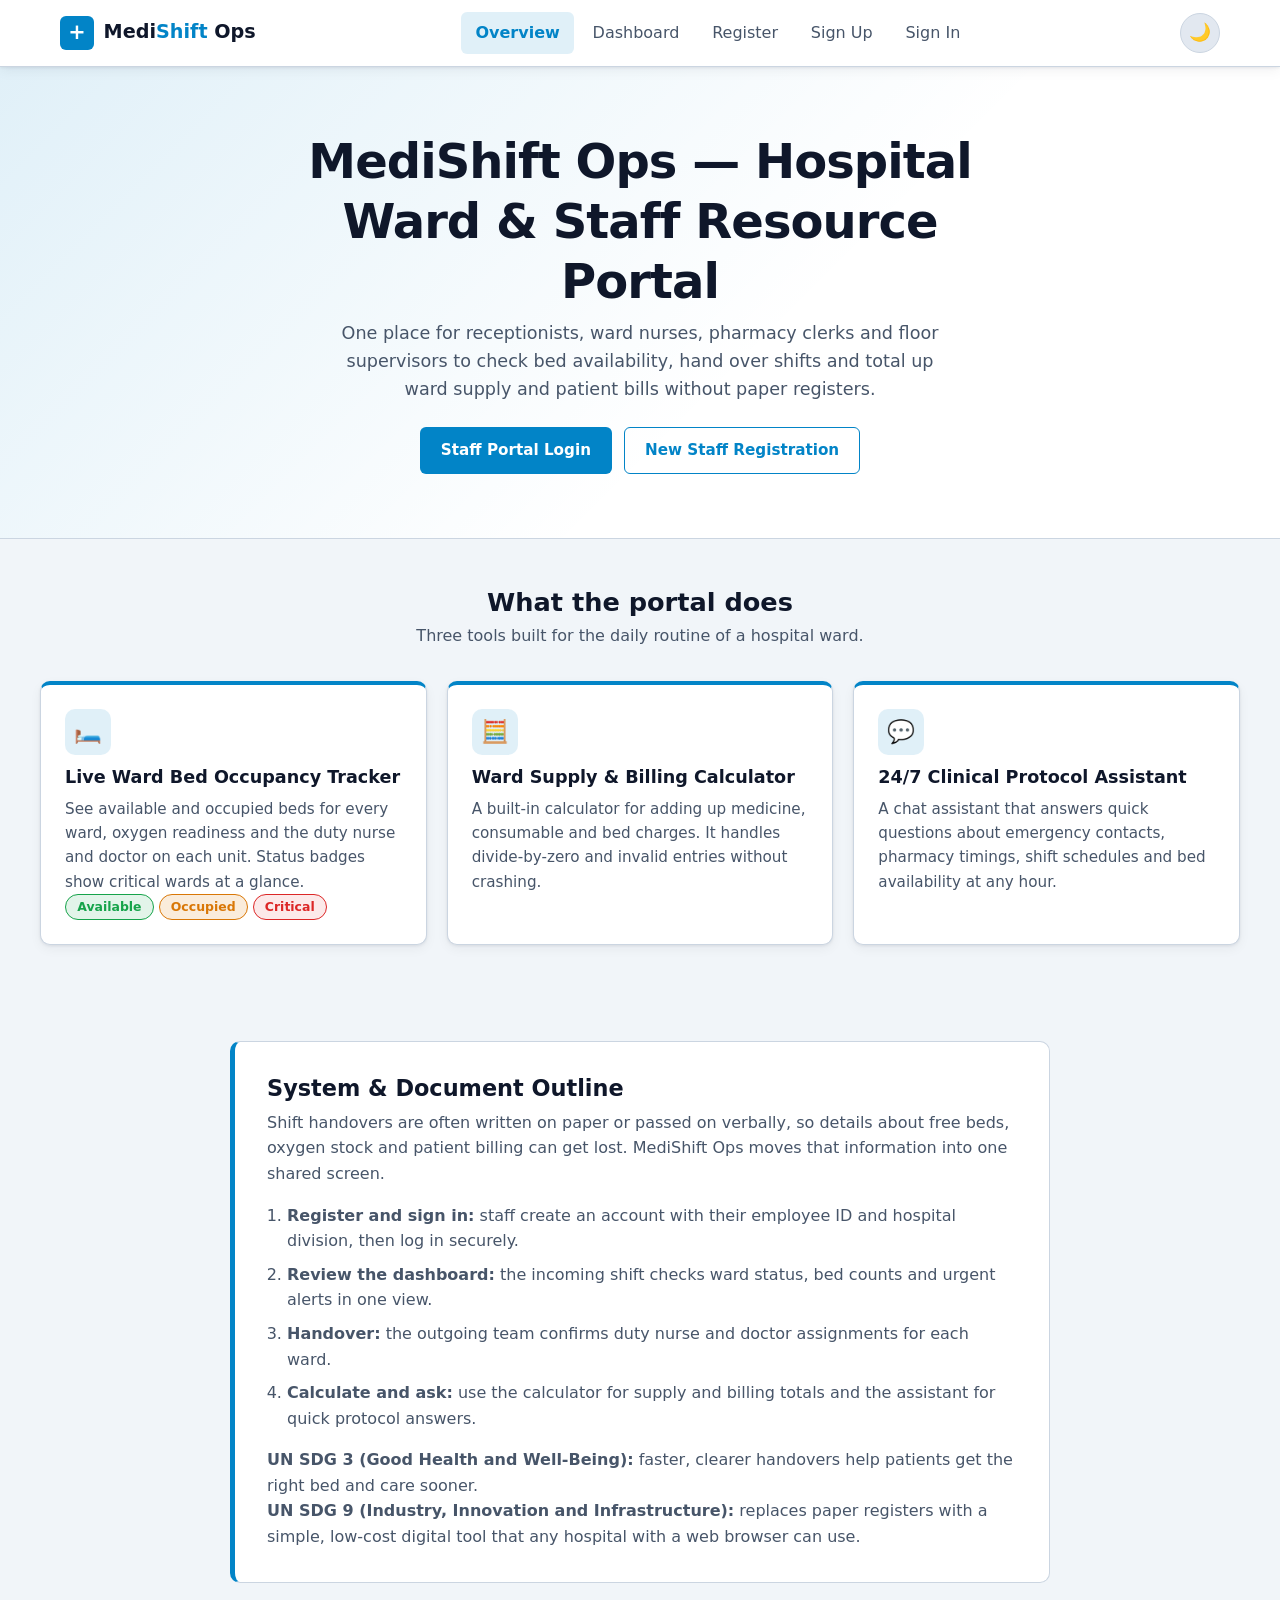
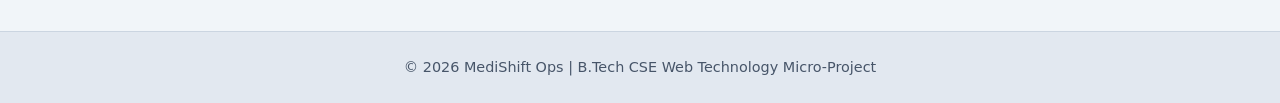
<file: index.html>
<!DOCTYPE html>
<html lang="en">
<head>
  <meta charset="UTF-8">
  <meta name="viewport" content="width=device-width, initial-scale=1.0">
  <meta name="description" content="MediShift Ops - a hospital ward and staff resource portal for bed occupancy, shift handovers and billing calculations.">
  <title>MediShift Ops | Hospital Ward &amp; Staff Resource Portal</title>

  <!-- Stylesheets: theme + components first, then layout -->
  <link rel="stylesheet" href="css/styles.css">
  <link rel="stylesheet" href="css/layout.css">

  <!-- Light / Dark theme handling -->
  <script src="js/theme.js" defer></script>
</head>
<body>

  <!-- ===== Sticky navigation header ===== -->
  <header class="navbar">
    <div class="nav-container">
      <a href="index.html" class="brand">
        <span class="brand-logo">+</span>
        <span class="brand-name">Medi<span>Shift</span> Ops</span>
      </a>

      <ul class="nav-links">
        <li><a href="index.html" class="active">Overview</a></li>
        <li><a href="home.html">Dashboard</a></li>
        <li><a href="register.html">Register</a></li>
        <li><a href="signup.html">Sign Up</a></li>
        <li><a href="signin.html">Sign In</a></li>
      </ul>

      <div class="nav-actions">
        <button type="button" id="themeToggle" class="theme-toggle-btn" aria-label="Switch between light and dark mode">🌙</button>
        <button type="button" id="hamburgerBtn" class="hamburger-btn" aria-label="Open navigation menu" aria-expanded="false">
          <span></span>
          <span></span>
          <span></span>
        </button>
      </div>
    </div>
  </header>

  <main>

    <!-- ===== FR-01: Hero banner ===== -->
    <section class="hero">
      <div class="hero-content">
        <h1>MediShift Ops — Hospital Ward &amp; Staff Resource Portal</h1>
        <p>
          One place for receptionists, ward nurses, pharmacy clerks and floor
          supervisors to check bed availability, hand over shifts and total up
          ward supply and patient bills without paper registers.
        </p>
        <div class="hero-actions">
          <a href="signin.html" class="btn">Staff Portal Login</a>
          <a href="register.html" class="btn btn-outline">New Staff Registration</a>
        </div>
      </div>
    </section>

    <!-- ===== Feature overview ===== -->
    <section class="section">
      <h2 class="section-title">What the portal does</h2>
      <p class="section-subtitle">Three tools built for the daily routine of a hospital ward.</p>

      <div class="feature-grid">
        <article class="feature-card">
          <div class="feature-icon">🛏️</div>
          <h3>Live Ward Bed Occupancy Tracker</h3>
          <p>
            See available and occupied beds for every ward, oxygen readiness and
            the duty nurse and doctor on each unit. Status badges show critical
            wards at a glance.
          </p>
          <p><span class="badge badge-available">Available</span>
             <span class="badge badge-occupied">Occupied</span>
             <span class="badge badge-critical">Critical</span></p>
        </article>

        <article class="feature-card">
          <div class="feature-icon">🧮</div>
          <h3>Ward Supply &amp; Billing Calculator</h3>
          <p>
            A built-in calculator for adding up medicine, consumable and bed
            charges. It handles divide-by-zero and invalid entries without
            crashing.
          </p>
        </article>

        <article class="feature-card">
          <div class="feature-icon">💬</div>
          <h3>24/7 Clinical Protocol Assistant</h3>
          <p>
            A chat assistant that answers quick questions about emergency
            contacts, pharmacy timings, shift schedules and bed availability at
            any hour.
          </p>
        </article>
      </div>
    </section>

    <!-- ===== System & document outline ===== -->
    <section class="section">
      <div class="system-outline">
        <h2>System &amp; Document Outline</h2>
        <p>
          Shift handovers are often written on paper or passed on verbally, so
          details about free beds, oxygen stock and patient billing can get
          lost. MediShift Ops moves that information into one shared screen.
        </p>
        <ol>
          <li><strong>Register and sign in:</strong> staff create an account with their employee ID and hospital division, then log in securely.</li>
          <li><strong>Review the dashboard:</strong> the incoming shift checks ward status, bed counts and urgent alerts in one view.</li>
          <li><strong>Handover:</strong> the outgoing team confirms duty nurse and doctor assignments for each ward.</li>
          <li><strong>Calculate and ask:</strong> use the calculator for supply and billing totals and the assistant for quick protocol answers.</li>
        </ol>
        <p style="margin-top: 1rem; margin-bottom: 0;">
          <strong>UN SDG 3 (Good Health and Well-Being):</strong> faster, clearer
          handovers help patients get the right bed and care sooner.<br>
          <strong>UN SDG 9 (Industry, Innovation and Infrastructure):</strong>
          replaces paper registers with a simple, low-cost digital tool that any
          hospital with a web browser can use.
        </p>
      </div>
    </section>

  </main>

  <footer class="site-footer">
    &copy; 2026 MediShift Ops | B.Tech CSE Web Technology Micro-Project
  </footer>

</body>
</html>
</file>
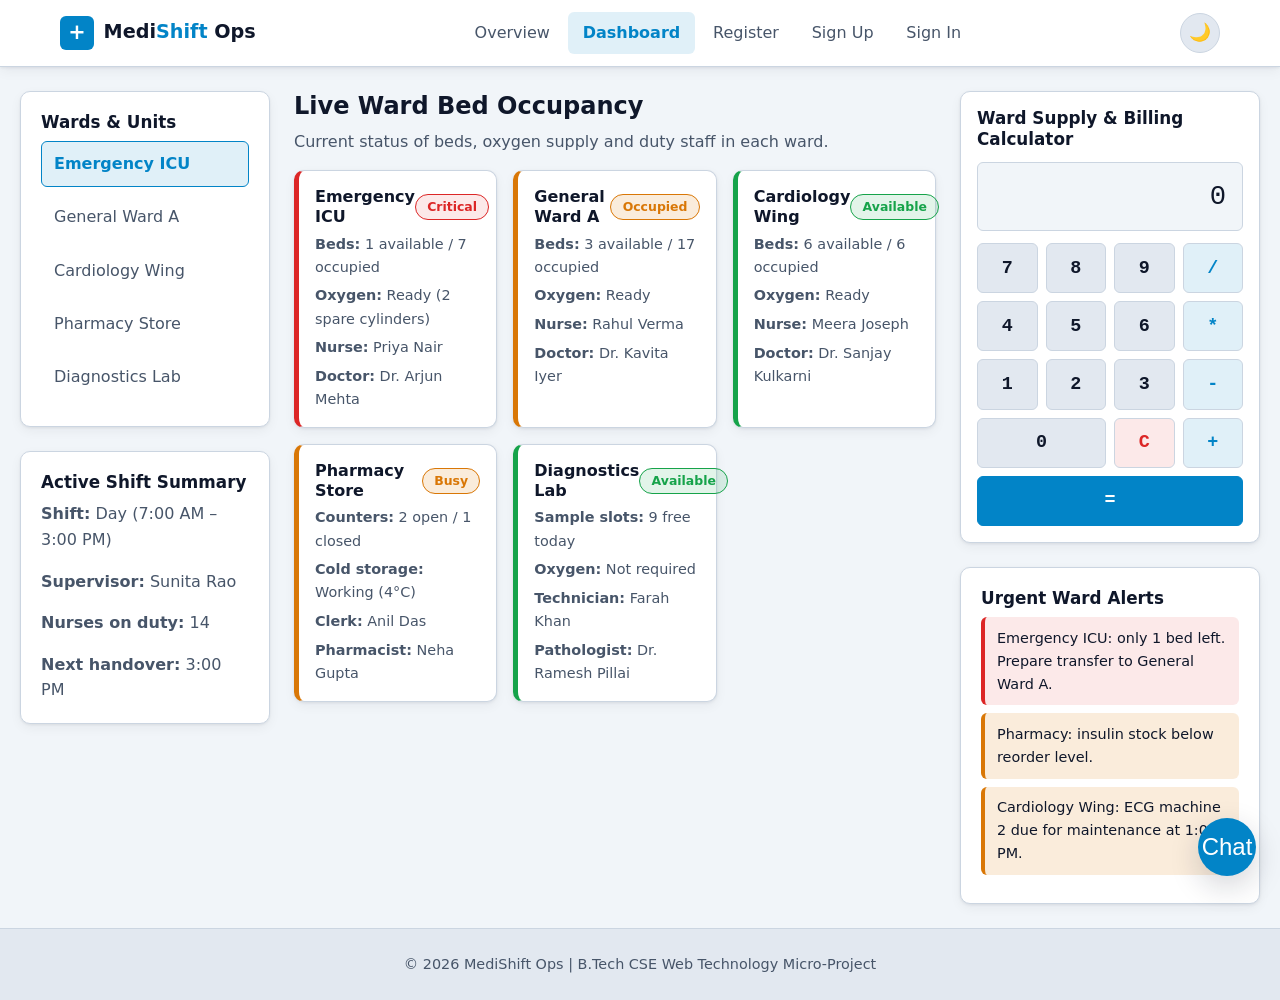
<file: home.html>
<!DOCTYPE html>
<html lang="en">
<head>
  <meta charset="UTF-8">
  <meta name="viewport" content="width=device-width, initial-scale=1.0">
  <title>Ward Dashboard | MediShift Ops</title>

  <link rel="stylesheet" href="css/styles.css">
  <link rel="stylesheet" href="css/layout.css">

  <script src="js/theme.js" defer></script>
  <script src="js/calculator.js" defer></script>
  <script src="js/chatbot.js" defer></script>
</head>
<body>

  <!-- ===== Sticky navigation header ===== -->
  <header class="navbar">
    <div class="nav-container">
      <a href="index.html" class="brand">
        <span class="brand-logo">+</span>
        <span class="brand-name">Medi<span>Shift</span> Ops</span>
      </a>

      <ul class="nav-links">
        <li><a href="index.html">Overview</a></li>
        <li><a href="home.html" class="active">Dashboard</a></li>
        <li><a href="register.html">Register</a></li>
        <li><a href="signup.html">Sign Up</a></li>
        <li><a href="signin.html">Sign In</a></li>
      </ul>

      <div class="nav-actions">
        <button type="button" id="themeToggle" class="theme-toggle-btn" aria-label="Switch between light and dark mode">🌙</button>
        <button type="button" id="hamburgerBtn" class="hamburger-btn" aria-label="Open navigation menu" aria-expanded="false">
          <span></span>
          <span></span>
          <span></span>
        </button>
      </div>
    </div>
  </header>

  <div class="dashboard-wrapper">

    <!-- Desktop: 3-column CSS Grid (250px 1fr 300px). Mobile: Flexbox column. -->
    <main class="dashboard-layout">

      <!-- ===== Left column: wards & shift summary ===== -->
      <aside class="sidebar-left">
        <div class="card">
          <h3>Wards &amp; Units</h3>
          <ul class="ward-list">
            <li class="active"><span>Emergency ICU</span></li>
            <li><span>General Ward A</span></li>
            <li><span>Cardiology Wing</span></li>
            <li><span>Pharmacy Store</span></li>
            <li><span>Diagnostics Lab</span></li>
          </ul>
        </div>

        <div class="card">
          <h3>Active Shift Summary</h3>
          <p><strong>Shift:</strong> Day (7:00 AM – 3:00 PM)</p>
          <p><strong>Supervisor:</strong> Sunita Rao</p>
          <p><strong>Nurses on duty:</strong> 14</p>
          <p style="margin-bottom: 0;"><strong>Next handover:</strong> 3:00 PM</p>
        </div>
      </aside>

      <!-- ===== Center column: live bed occupancy ===== -->
      <section class="main-feed">
        <h2>Live Ward Bed Occupancy</h2>
        <p>Current status of beds, oxygen supply and duty staff in each ward.</p>

        <div class="bed-grid">

          <article class="bed-card critical">
            <h4>Emergency ICU <span class="badge badge-critical">Critical</span></h4>
            <p><strong>Beds:</strong> 1 available / 7 occupied</p>
            <p><strong>Oxygen:</strong> Ready (2 spare cylinders)</p>
            <p><strong>Nurse:</strong> Priya Nair</p>
            <p><strong>Doctor:</strong> Dr. Arjun Mehta</p>
          </article>

          <article class="bed-card occupied">
            <h4>General Ward A <span class="badge badge-occupied">Occupied</span></h4>
            <p><strong>Beds:</strong> 3 available / 17 occupied</p>
            <p><strong>Oxygen:</strong> Ready</p>
            <p><strong>Nurse:</strong> Rahul Verma</p>
            <p><strong>Doctor:</strong> Dr. Kavita Iyer</p>
          </article>

          <article class="bed-card">
            <h4>Cardiology Wing <span class="badge badge-available">Available</span></h4>
            <p><strong>Beds:</strong> 6 available / 6 occupied</p>
            <p><strong>Oxygen:</strong> Ready</p>
            <p><strong>Nurse:</strong> Meera Joseph</p>
            <p><strong>Doctor:</strong> Dr. Sanjay Kulkarni</p>
          </article>

          <article class="bed-card occupied">
            <h4>Pharmacy Store <span class="badge badge-occupied">Busy</span></h4>
            <p><strong>Counters:</strong> 2 open / 1 closed</p>
            <p><strong>Cold storage:</strong> Working (4°C)</p>
            <p><strong>Clerk:</strong> Anil Das</p>
            <p><strong>Pharmacist:</strong> Neha Gupta</p>
          </article>

          <article class="bed-card">
            <h4>Diagnostics Lab <span class="badge badge-available">Available</span></h4>
            <p><strong>Sample slots:</strong> 9 free today</p>
            <p><strong>Oxygen:</strong> Not required</p>
            <p><strong>Technician:</strong> Farah Khan</p>
            <p><strong>Pathologist:</strong> Dr. Ramesh Pillai</p>
          </article>

        </div>
      </section>

      <!-- ===== Right column: calculator & alerts ===== -->
      <aside class="sidebar-right">

        <!-- FR-08: Ward Supply & Billing Calculator -->
        <div class="calculator-box">
          <h3>Ward Supply &amp; Billing Calculator</h3>
          <div id="calcDisplay" class="calc-display">0</div>

          <div class="calc-grid">
            <button type="button" data-key="7">7</button>
            <button type="button" data-key="8">8</button>
            <button type="button" data-key="9">9</button>
            <button type="button" class="calc-operator" data-key="/">/</button>

            <button type="button" data-key="4">4</button>
            <button type="button" data-key="5">5</button>
            <button type="button" data-key="6">6</button>
            <button type="button" class="calc-operator" data-key="*">*</button>

            <button type="button" data-key="1">1</button>
            <button type="button" data-key="2">2</button>
            <button type="button" data-key="3">3</button>
            <button type="button" class="calc-operator" data-key="-">-</button>

            <button type="button" class="calc-zero" data-key="0">0</button>
            <button type="button" class="calc-clear" data-key="C">C</button>
            <button type="button" class="calc-operator" data-key="+">+</button>

            <button type="button" class="calc-equals" data-key="=">=</button>
          </div>
        </div>

        <!-- Urgent alerts -->
        <div class="card">
          <h3>Urgent Ward Alerts</h3>
          <ul class="alert-list">
            <li class="alert-item">Emergency ICU: only 1 bed left. Prepare transfer to General Ward A.</li>
            <li class="alert-item warning">Pharmacy: insulin stock below reorder level.</li>
            <li class="alert-item warning">Cardiology Wing: ECG machine 2 due for maintenance at 1:00 PM.</li>
          </ul>
        </div>

      </aside>
    </main>
  </div>

  <!-- ===== FR-06: Floating assistant chatbot ===== -->
  <button type="button" id="chatFab" class="chat-fab" aria-label="Open assistant chat">Chat</button>

  <div id="chatPanel" class="chat-panel" hidden>
    <div class="chat-header">
      <h3>Clinical Assistant</h3>
      <button type="button" id="chatClose" class="chat-close" aria-label="Close chat">&times;</button>
    </div>

    <div id="chatMessages" class="chat-messages">
      <div class="bot-msg">Hello! I'm the MediShift assistant. Ask me about emergency contacts, pharmacy timings, shift schedules or bed availability.</div>
    </div>

    <div class="chat-input-bar">
      <input type="text" id="chatInput" placeholder="Ask about emergency, pharmacy, shift, beds...">
      <button type="button" id="chatSend">Send</button>
    </div>
  </div>

  <footer class="site-footer">
    &copy; 2026 MediShift Ops | B.Tech CSE Web Technology Micro-Project
  </footer>

</body>
</html>
</file>
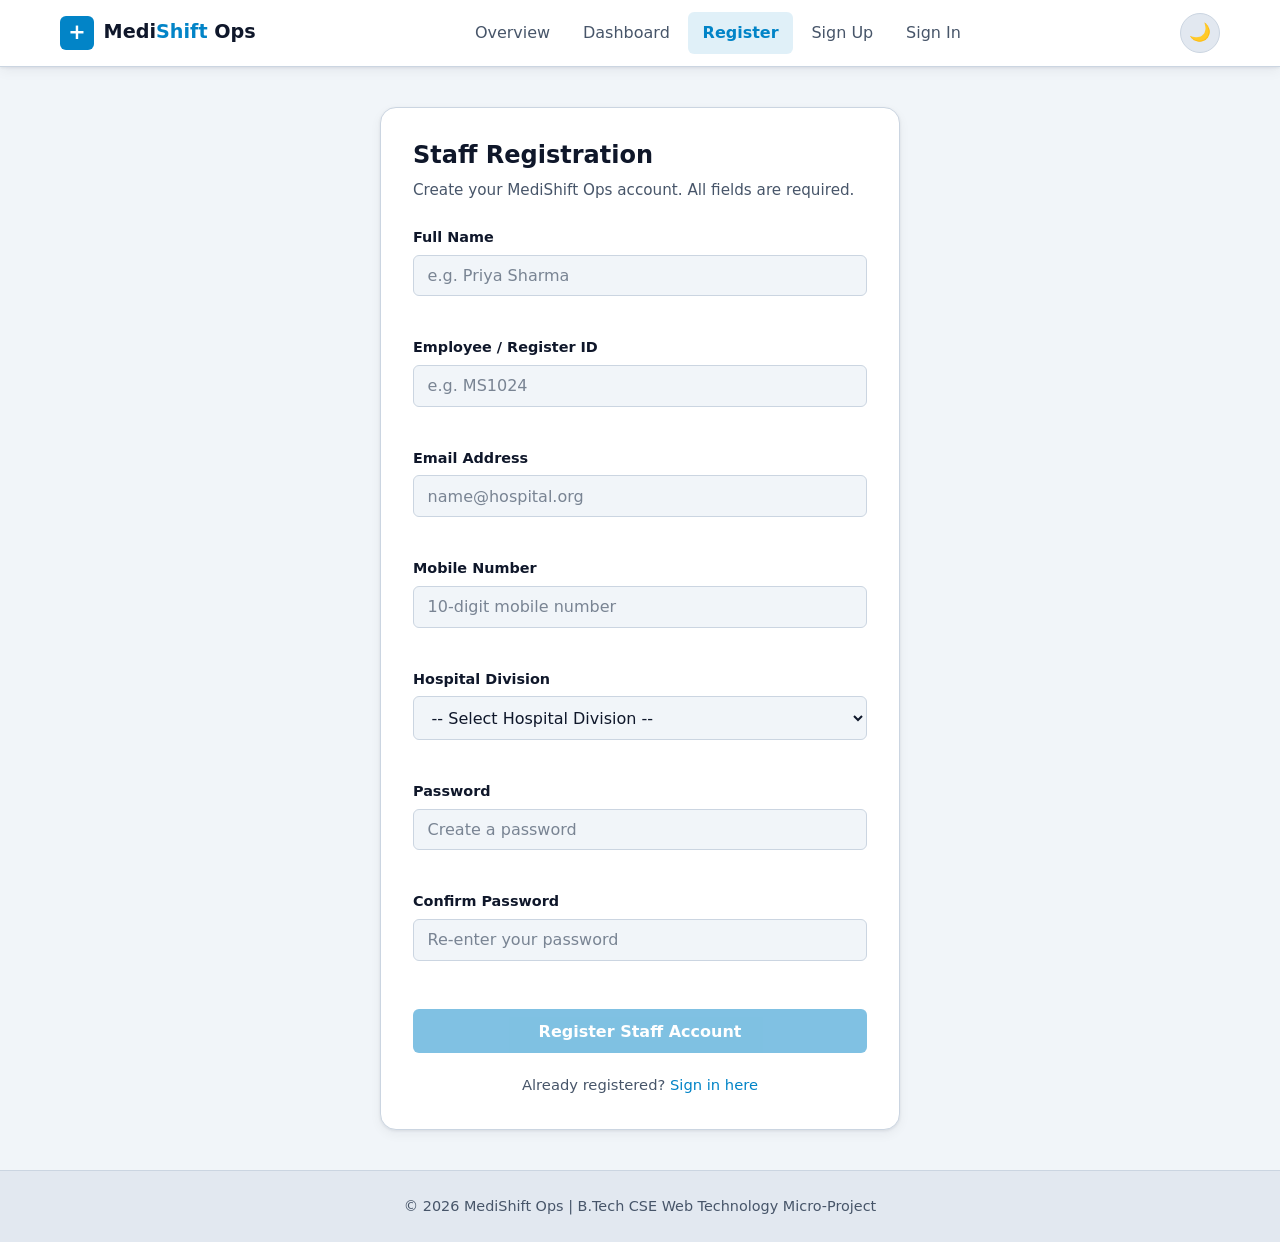
<file: register.html>
<!DOCTYPE html>
<html lang="en">
<head>
  <meta charset="UTF-8">
  <meta name="viewport" content="width=device-width, initial-scale=1.0">
  <title>Staff Registration | MediShift Ops</title>

  <link rel="stylesheet" href="css/styles.css">
  <link rel="stylesheet" href="css/layout.css">

  <script src="js/theme.js" defer></script>
  <script src="js/validation.js" defer></script>
</head>
<body>

  <!-- ===== Sticky navigation header ===== -->
  <header class="navbar">
    <div class="nav-container">
      <a href="index.html" class="brand">
        <span class="brand-logo">+</span>
        <span class="brand-name">Medi<span>Shift</span> Ops</span>
      </a>

      <ul class="nav-links">
        <li><a href="index.html">Overview</a></li>
        <li><a href="home.html">Dashboard</a></li>
        <li><a href="register.html" class="active">Register</a></li>
        <li><a href="signup.html">Sign Up</a></li>
        <li><a href="signin.html">Sign In</a></li>
      </ul>

      <div class="nav-actions">
        <button type="button" id="themeToggle" class="theme-toggle-btn" aria-label="Switch between light and dark mode">🌙</button>
        <button type="button" id="hamburgerBtn" class="hamburger-btn" aria-label="Open navigation menu" aria-expanded="false">
          <span></span>
          <span></span>
          <span></span>
        </button>
      </div>
    </div>
  </header>

  <main class="auth-page">
    <section class="auth-card">
      <h2>Staff Registration</h2>
      <p class="form-intro">Create your MediShift Ops account. All fields are required.</p>

      <form id="registerForm" novalidate>

        <div class="form-group">
          <label for="fullName">Full Name</label>
          <input type="text" id="fullName" name="fullName" placeholder="e.g. Priya Sharma" required>
          <span class="error-msg"></span>
        </div>

        <div class="form-group">
          <label for="empId">Employee / Register ID</label>
          <input type="text" id="empId" name="empId" placeholder="e.g. MS1024" required>
          <span class="error-msg"></span>
        </div>

        <div class="form-group">
          <label for="email">Email Address</label>
          <input type="email" id="email" name="email" placeholder="name@hospital.org" required>
          <span class="error-msg"></span>
        </div>

        <div class="form-group">
          <label for="mobile">Mobile Number</label>
          <input type="tel" id="mobile" name="mobile" placeholder="10-digit mobile number" required>
          <span class="error-msg"></span>
        </div>

        <div class="form-group">
          <label for="dept">Hospital Division</label>
          <select id="dept" name="dept" required>
            <option value="">-- Select Hospital Division --</option>
            <option value="Emergency">Emergency</option>
            <option value="Cardiology">Cardiology</option>
            <option value="Pharmacy">Pharmacy</option>
            <option value="Diagnostics">Diagnostics</option>
          </select>
          <span class="error-msg"></span>
        </div>

        <div class="form-group">
          <label for="password">Password</label>
          <input type="password" id="password" name="password" placeholder="Create a password" required>
          <span class="error-msg"></span>
        </div>

        <div class="form-group">
          <label for="confirmPassword">Confirm Password</label>
          <input type="password" id="confirmPassword" name="confirmPassword" placeholder="Re-enter your password" required>
          <span class="error-msg"></span>
        </div>

        <button type="submit" id="registerBtn" disabled>Register Staff Account</button>
      </form>

      <p class="form-footer">Already registered? <a href="signin.html">Sign in here</a></p>
    </section>
  </main>

  <footer class="site-footer">
    &copy; 2026 MediShift Ops | B.Tech CSE Web Technology Micro-Project
  </footer>

</body>
</html>
</file>
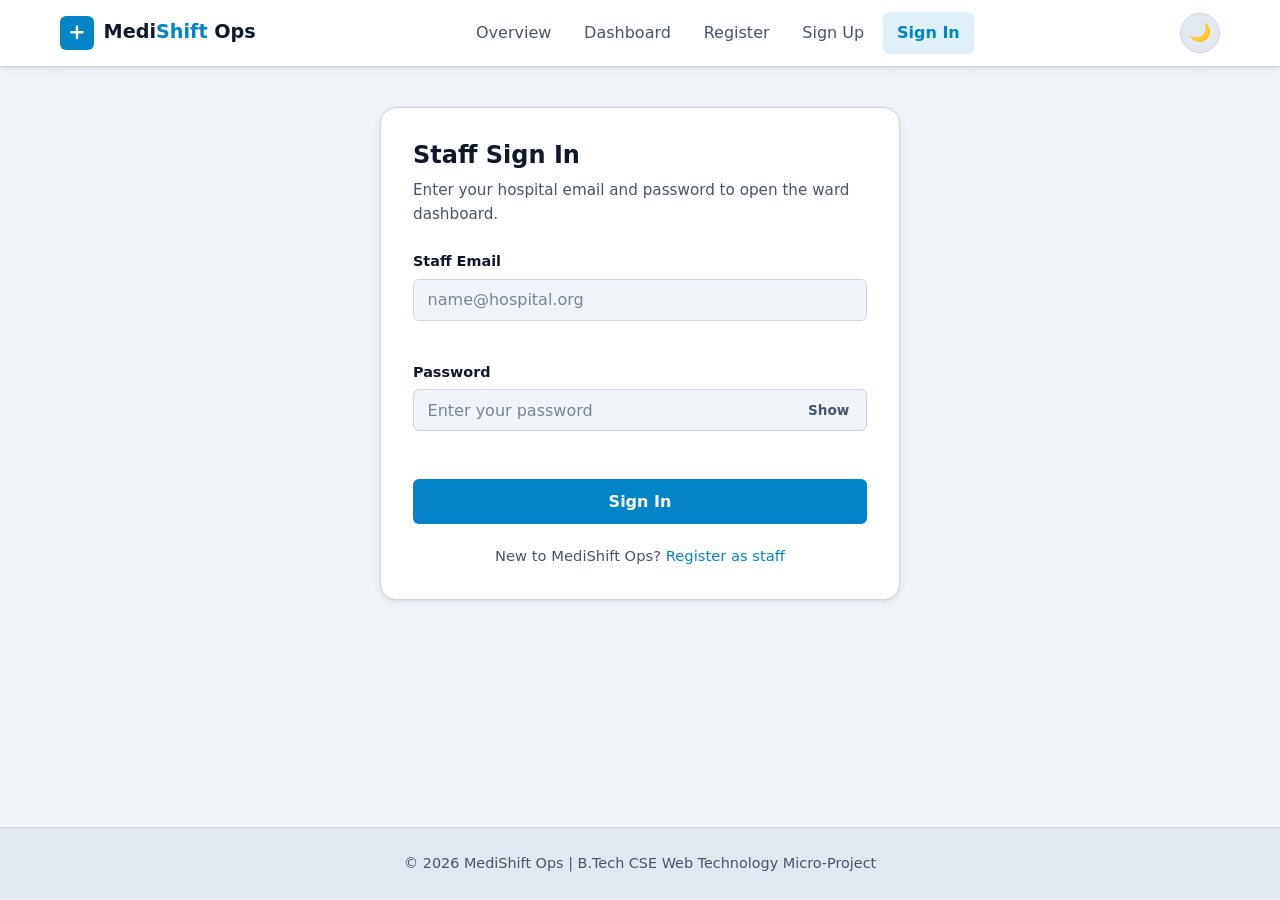
<file: signin.html>
<!DOCTYPE html>
<html lang="en">
<head>
  <meta charset="UTF-8">
  <meta name="viewport" content="width=device-width, initial-scale=1.0">
  <title>Staff Sign In | MediShift Ops</title>

  <link rel="stylesheet" href="css/styles.css">
  <link rel="stylesheet" href="css/layout.css">

  <script src="js/theme.js" defer></script>
  <script src="js/validation.js" defer></script>
</head>
<body>

  <!-- ===== Sticky navigation header ===== -->
  <header class="navbar">
    <div class="nav-container">
      <a href="index.html" class="brand">
        <span class="brand-logo">+</span>
        <span class="brand-name">Medi<span>Shift</span> Ops</span>
      </a>

      <ul class="nav-links">
        <li><a href="index.html">Overview</a></li>
        <li><a href="home.html">Dashboard</a></li>
        <li><a href="register.html">Register</a></li>
        <li><a href="signup.html">Sign Up</a></li>
        <li><a href="signin.html" class="active">Sign In</a></li>
      </ul>

      <div class="nav-actions">
        <button type="button" id="themeToggle" class="theme-toggle-btn" aria-label="Switch between light and dark mode">🌙</button>
        <button type="button" id="hamburgerBtn" class="hamburger-btn" aria-label="Open navigation menu" aria-expanded="false">
          <span></span>
          <span></span>
          <span></span>
        </button>
      </div>
    </div>
  </header>

  <main class="auth-page">
    <section class="auth-card">

      <!-- Dynamic error banner: JS fills the text and removes "hidden" -->
      <div id="signinAlert" class="alert-banner" hidden></div>

      <h2>Staff Sign In</h2>
      <p class="form-intro">Enter your hospital email and password to open the ward dashboard.</p>

      <form id="signinForm" novalidate>

        <div class="form-group">
          <label for="signinEmail">Staff Email</label>
          <input type="email" id="signinEmail" name="signinEmail" placeholder="name@hospital.org" required>
          <span class="error-msg"></span>
        </div>

        <div class="form-group">
          <label for="signinPassword">Password</label>
          <div class="password-wrapper">
            <input type="password" id="signinPassword" name="signinPassword" placeholder="Enter your password" required>
            <button type="button" id="togglePassword" class="toggle-password">Show</button>
          </div>
          <span class="error-msg"></span>
        </div>

        <button type="submit" id="signinBtn">Sign In</button>
      </form>

      <p class="form-footer">New to MediShift Ops? <a href="register.html">Register as staff</a></p>
    </section>
  </main>

  <footer class="site-footer">
    &copy; 2026 MediShift Ops | B.Tech CSE Web Technology Micro-Project
  </footer>

</body>
</html>
</file>
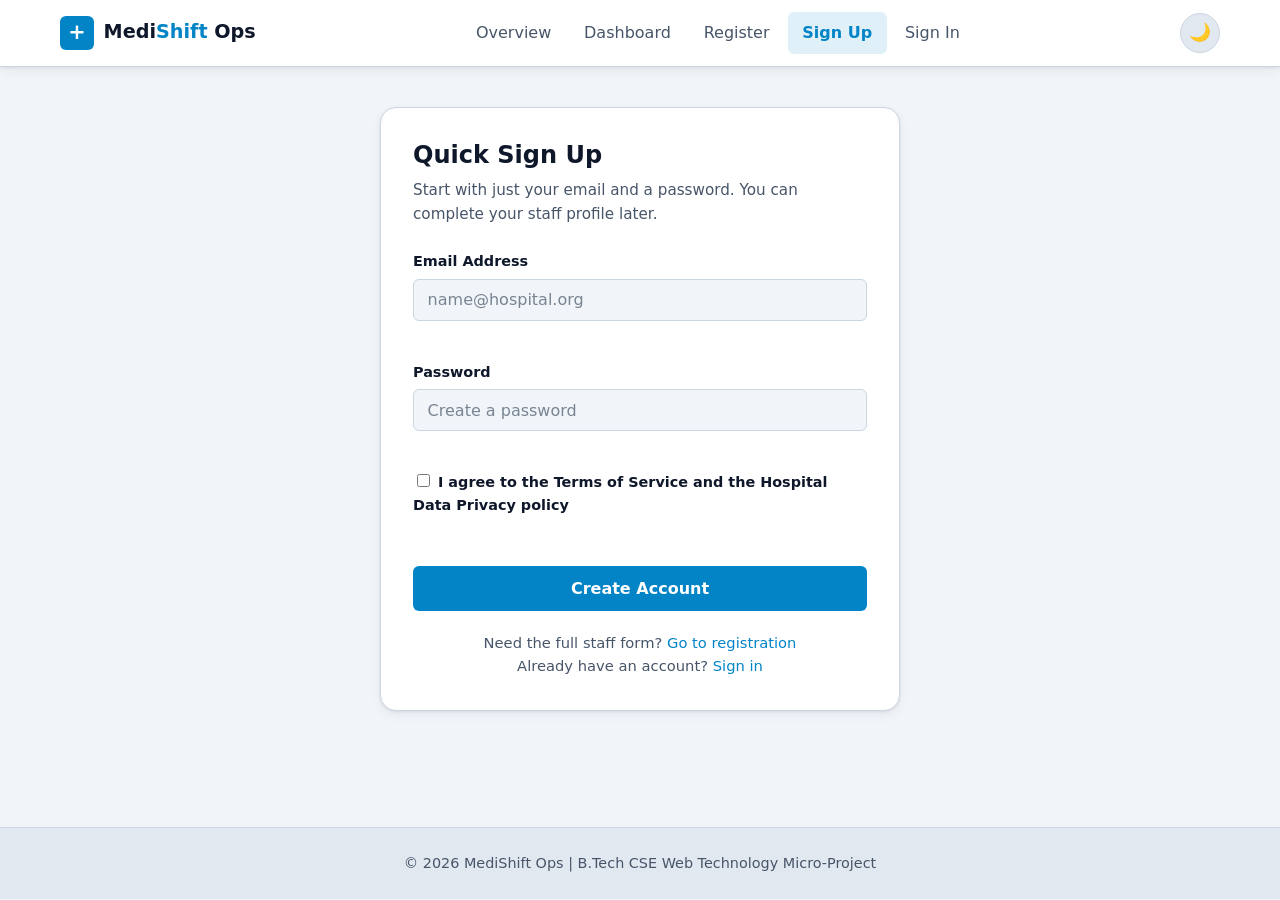
<file: signup.html>
<!DOCTYPE html>
<html lang="en">
<head>
  <meta charset="UTF-8">
  <meta name="viewport" content="width=device-width, initial-scale=1.0">
  <title>Sign Up | MediShift Ops</title>

  <link rel="stylesheet" href="css/styles.css">
  <link rel="stylesheet" href="css/layout.css">

  <script src="js/theme.js" defer></script>
  <script src="js/validation.js" defer></script>
</head>
<body>

  <!-- ===== Sticky navigation header ===== -->
  <header class="navbar">
    <div class="nav-container">
      <a href="index.html" class="brand">
        <span class="brand-logo">+</span>
        <span class="brand-name">Medi<span>Shift</span> Ops</span>
      </a>

      <ul class="nav-links">
        <li><a href="index.html">Overview</a></li>
        <li><a href="home.html">Dashboard</a></li>
        <li><a href="register.html">Register</a></li>
        <li><a href="signup.html" class="active">Sign Up</a></li>
        <li><a href="signin.html">Sign In</a></li>
      </ul>

      <div class="nav-actions">
        <button type="button" id="themeToggle" class="theme-toggle-btn" aria-label="Switch between light and dark mode">🌙</button>
        <button type="button" id="hamburgerBtn" class="hamburger-btn" aria-label="Open navigation menu" aria-expanded="false">
          <span></span>
          <span></span>
          <span></span>
        </button>
      </div>
    </div>
  </header>

  <main class="auth-page">
    <section class="auth-card">
      <h2>Quick Sign Up</h2>
      <p class="form-intro">Start with just your email and a password. You can complete your staff profile later.</p>

      <form id="signupForm" novalidate>

        <div class="form-group">
          <label for="signupEmail">Email Address</label>
          <input type="email" id="signupEmail" name="signupEmail" placeholder="name@hospital.org" required>
          <span class="error-msg"></span>
        </div>

        <div class="form-group">
          <label for="signupPassword">Password</label>
          <input type="password" id="signupPassword" name="signupPassword" placeholder="Create a password" required>
          <span class="error-msg"></span>
        </div>

        <div class="form-group">
          <label for="termsCheck">
            <input type="checkbox" id="termsCheck" name="termsCheck">
            I agree to the Terms of Service and the Hospital Data Privacy policy
          </label>
          <span class="error-msg"></span>
        </div>

        <button type="submit" id="signupBtn">Create Account</button>
      </form>

      <p class="form-footer">Need the full staff form? <a href="register.html">Go to registration</a><br>
        Already have an account? <a href="signin.html">Sign in</a></p>
    </section>
  </main>

  <footer class="site-footer">
    &copy; 2026 MediShift Ops | B.Tech CSE Web Technology Micro-Project
  </footer>

</body>
</html>
</file>
<file: css/styles.css>
/* =========================================================
   MediShift Ops — Hospital Ward & Staff Resource Portal
   File: css/styles.css
   Purpose: Theme tokens, base styles and reusable components
   (navbar, hero, badges, forms, calculator, chatbot)
   Page layout (grid / flexbox / responsive) is in layout.css
   ========================================================= */


/* ---------------------------------------------------------
   1. THEME TOKENS
   Light theme lives on :root. Dark theme is applied when JS
   sets <html data-theme="dark">.
   --------------------------------------------------------- */
:root {
  /* Backgrounds & surfaces */
  --bg-primary: #f1f5f9;
  --bg-secondary: #e2e8f0;
  --surface-card: #ffffff;

  /* Text */
  --text-primary: #0f172a;
  --text-secondary: #475569;

  /* Borders & shadows */
  --border-color: #cbd5e1;
  --shadow-soft: 0 1px 3px rgba(15, 23, 42, 0.08), 0 4px 12px rgba(15, 23, 42, 0.05);
  --shadow-strong: 0 10px 30px rgba(15, 23, 42, 0.18);

  /* Clinical accent */
  --accent-primary: #0284c7;
  --accent-hover: #0369a1;
  --accent-soft: rgba(2, 132, 199, 0.12);
  --on-accent: #ffffff;

  /* Status colours */
  --success: #16a34a;
  --success-soft: rgba(22, 163, 74, 0.12);
  --warning: #d97706;
  --warning-soft: rgba(217, 119, 6, 0.14);
  --danger: #dc2626;
  --danger-soft: rgba(220, 38, 38, 0.1);

  /* Shape & type */
  --radius-sm: 6px;
  --radius-md: 10px;
  --radius-lg: 16px;
  --font-main: "Segoe UI", system-ui, -apple-system, "Helvetica Neue", Arial, sans-serif;
  --font-mono: "Consolas", "Courier New", monospace;
}

[data-theme="dark"] {
  --bg-primary: #0b1220;
  --bg-secondary: #111a2c;
  --surface-card: #172033;

  --text-primary: #e5edf7;
  --text-secondary: #9fb0c6;

  --border-color: #2a3750;
  --shadow-soft: 0 1px 3px rgba(0, 0, 0, 0.4), 0 4px 12px rgba(0, 0, 0, 0.25);
  --shadow-strong: 0 10px 30px rgba(0, 0, 0, 0.55);

  /* Slightly lighter teal-blue so it stays readable on dark surfaces */
  --accent-primary: #0ea5e9;
  --accent-hover: #38bdf8;
  --accent-soft: rgba(14, 165, 233, 0.18);
  --on-accent: #06121f;

  --success: #22c55e;
  --success-soft: rgba(34, 197, 94, 0.16);
  --warning: #f59e0b;
  --warning-soft: rgba(245, 158, 11, 0.18);
  --danger: #ef4444;
  --danger-soft: rgba(239, 68, 68, 0.16);
}


/* ---------------------------------------------------------
   2. BASE / RESET
   --------------------------------------------------------- */
*,
*::before,
*::after {
  box-sizing: border-box;
}

html {
  scroll-behavior: smooth;
}

body {
  margin: 0;
  font-family: var(--font-main);
  font-size: 1rem;
  line-height: 1.6;
  color: var(--text-primary);
  background-color: var(--bg-primary);
  /* Smooth theme switch (0.25s) */
  transition: background-color 0.25s ease, color 0.25s ease;
}

/* Apply the same smooth transition to every themed component */
.navbar,
.hero,
.feature-card,
.auth-card,
.calculator-box,
.calc-display,
.calc-btn,
.chat-panel,
.chat-messages,
.bot-msg,
input,
select,
textarea,
button {
  transition: background-color 0.25s ease, color 0.25s ease,
    border-color 0.25s ease, box-shadow 0.25s ease, opacity 0.25s ease;
}

h1, h2, h3, h4 {
  margin: 0 0 0.5rem;
  line-height: 1.25;
  color: var(--text-primary);
}

p {
  margin: 0 0 1rem;
  color: var(--text-secondary);
}

a {
  color: var(--accent-primary);
  text-decoration: none;
}

a:hover {
  color: var(--accent-hover);
  text-decoration: underline;
}

img {
  max-width: 100%;
  display: block;
}

/* Visible keyboard focus for accessibility */
:focus-visible {
  outline: 3px solid var(--accent-primary);
  outline-offset: 2px;
}

/* The HTML 'hidden' attribute must always win (chat panel, alert banner) */
[hidden] {
  display: none !important;
}

/* Generic page container */
.container {
  width: 100%;
  max-width: 1200px;
  margin: 0 auto;
  padding: 0 1.25rem;
}

/* Generic card used on dashboard panels */
.card {
  background-color: var(--surface-card);
  border: 1px solid var(--border-color);
  border-radius: var(--radius-md);
  padding: 1.25rem;
  box-shadow: var(--shadow-soft);
}

.card h3 {
  font-size: 1.05rem;
}

/* Generic button styles */
.btn {
  display: inline-flex;
  align-items: center;
  justify-content: center;
  gap: 0.4rem;
  padding: 0.65rem 1.25rem;
  font-family: inherit;
  font-size: 0.95rem;
  font-weight: 600;
  color: var(--on-accent);
  background-color: var(--accent-primary);
  border: 1px solid transparent;
  border-radius: var(--radius-sm);
  cursor: pointer;
}

.btn:hover {
  background-color: var(--accent-hover);
  text-decoration: none;
  color: var(--on-accent);
}

.btn-outline {
  color: var(--accent-primary);
  background-color: transparent;
  border-color: var(--accent-primary);
}

.btn-outline:hover {
  background-color: var(--accent-soft);
  color: var(--accent-hover);
}

/* Disabled buttons (used by the form validation on submit) */
button:disabled,
.btn:disabled {
  opacity: 0.5;
  cursor: not-allowed;
}

button:disabled:hover,
.btn:disabled:hover {
  background-color: var(--accent-primary);
}


/* ---------------------------------------------------------
   3. NAVIGATION HEADER (FR-01)
   --------------------------------------------------------- */
.navbar {
  position: sticky;
  top: 0;
  z-index: 900;
  background-color: var(--surface-card);
  border-bottom: 1px solid var(--border-color);
  box-shadow: var(--shadow-soft);
}

.nav-container {
  display: flex;
  align-items: center;
  justify-content: space-between;
  gap: 1rem;
  max-width: 1200px;
  margin: 0 auto;
  padding: 0.75rem 1.25rem;
}

/* Brand logo: a teal square with a plus sign + the portal name */
.brand {
  display: inline-flex;
  align-items: center;
  gap: 0.6rem;
  font-size: 1.2rem;
  font-weight: 700;
  color: var(--text-primary);
}

.brand:hover {
  text-decoration: none;
  color: var(--text-primary);
}

.brand-logo {
  display: inline-flex;
  align-items: center;
  justify-content: center;
  width: 34px;
  height: 34px;
  font-size: 1.3rem;
  font-weight: 700;
  line-height: 1;
  color: var(--on-accent);
  background-color: var(--accent-primary);
  border-radius: var(--radius-sm);
}

.brand-name span {
  color: var(--accent-primary);
}

/* Horizontal links */
.nav-links {
  display: flex;
  align-items: center;
  gap: 0.25rem;
  margin: 0;
  padding: 0;
  list-style: none;
}

.nav-links a {
  display: block;
  padding: 0.5rem 0.9rem;
  font-weight: 500;
  color: var(--text-secondary);
  border-radius: var(--radius-sm);
}

.nav-links a:hover {
  color: var(--accent-primary);
  background-color: var(--accent-soft);
  text-decoration: none;
}

/* Active page link highlight */
.nav-links a.active {
  color: var(--accent-primary);
  background-color: var(--accent-soft);
  font-weight: 700;
}

.nav-actions {
  display: flex;
  align-items: center;
  gap: 0.5rem;
}

/* Light / dark toggle */
.theme-toggle-btn {
  display: inline-flex;
  align-items: center;
  justify-content: center;
  width: 40px;
  height: 40px;
  font-size: 1.1rem;
  color: var(--text-primary);
  background-color: var(--bg-secondary);
  border: 1px solid var(--border-color);
  border-radius: 50%;
  cursor: pointer;
}

.theme-toggle-btn:hover {
  border-color: var(--accent-primary);
  color: var(--accent-primary);
}

/* Hamburger (visibility is controlled in layout.css) */
.hamburger-btn {
  display: none;
  flex-direction: column;
  justify-content: center;
  gap: 5px;
  width: 40px;
  height: 40px;
  padding: 0 9px;
  background-color: var(--bg-secondary);
  border: 1px solid var(--border-color);
  border-radius: var(--radius-sm);
  cursor: pointer;
}

.hamburger-btn span {
  display: block;
  height: 2px;
  background-color: var(--text-primary);
  border-radius: 2px;
}


/* ---------------------------------------------------------
   4. HERO BANNER, FEATURE CARDS, BADGES, OUTLINE (FR-01)
   --------------------------------------------------------- */
.hero {
  padding: 4rem 1.25rem;
  text-align: center;
  background-color: var(--surface-card);
  background-image: linear-gradient(135deg, var(--accent-soft), transparent 60%);
  border-bottom: 1px solid var(--border-color);
}

.hero-content {
  max-width: 760px;
  margin: 0 auto;
}

.hero h1 {
  font-size: clamp(1.9rem, 5vw, 3rem);
  letter-spacing: -0.02em;
}

.hero p {
  font-size: 1.1rem;
  max-width: 600px;
  margin: 0 auto 1.5rem;
}

.hero-actions {
  display: flex;
  flex-wrap: wrap;
  justify-content: center;
  gap: 0.75rem;
}

/* Section helpers */
.section {
  padding: 3rem 1.25rem;
}

.section-title {
  text-align: center;
  font-size: 1.6rem;
  margin-bottom: 0.25rem;
}

.section-subtitle {
  text-align: center;
  max-width: 560px;
  margin: 0 auto 2rem;
}

/* Feature overview cards */
.feature-card {
  background-color: var(--surface-card);
  border: 1px solid var(--border-color);
  border-top: 4px solid var(--accent-primary);
  border-radius: var(--radius-md);
  padding: 1.5rem;
  box-shadow: var(--shadow-soft);
}

.feature-card:hover {
  border-color: var(--accent-primary);
}

.feature-icon {
  display: inline-flex;
  align-items: center;
  justify-content: center;
  width: 46px;
  height: 46px;
  margin-bottom: 0.75rem;
  font-size: 1.4rem;
  background-color: var(--accent-soft);
  border-radius: var(--radius-md);
}

.feature-card h3 {
  font-size: 1.1rem;
}

.feature-card p {
  margin-bottom: 0;
  font-size: 0.95rem;
}

/* Status badges: available / occupied / critical */
.badge {
  display: inline-block;
  padding: 0.2rem 0.7rem;
  font-size: 0.78rem;
  font-weight: 700;
  line-height: 1.4;
  border-radius: 999px;
  border: 1px solid transparent;
}

.badge-available {
  color: var(--success);
  background-color: var(--success-soft);
  border-color: var(--success);
}

.badge-occupied {
  color: var(--warning);
  background-color: var(--warning-soft);
  border-color: var(--warning);
}

.badge-critical {
  color: var(--danger);
  background-color: var(--danger-soft);
  border-color: var(--danger);
}

/* System outline section (short numbered list of how the portal works) */
.system-outline {
  max-width: 820px;
  margin: 0 auto;
  padding: 2rem;
  background-color: var(--surface-card);
  border: 1px solid var(--border-color);
  border-left: 5px solid var(--accent-primary);
  border-radius: var(--radius-md);
}

.system-outline h2 {
  font-size: 1.4rem;
}

.system-outline ol,
.system-outline ul {
  margin: 0;
  padding-left: 1.25rem;
  color: var(--text-secondary);
}

.system-outline li {
  margin-bottom: 0.5rem;
}

.site-footer {
  padding: 1.5rem 1.25rem;
  text-align: center;
  font-size: 0.9rem;
  color: var(--text-secondary);
  background-color: var(--bg-secondary);
  border-top: 1px solid var(--border-color);
}


/* ---------------------------------------------------------
   5. DASHBOARD PANELS (content styling; grid is in layout.css)
   --------------------------------------------------------- */
.ward-list {
  margin: 0;
  padding: 0;
  list-style: none;
}

.ward-list li {
  display: flex;
  align-items: center;
  justify-content: space-between;
  gap: 0.5rem;
  padding: 0.6rem 0.75rem;
  margin-bottom: 0.4rem;
  font-weight: 500;
  color: var(--text-secondary);
  border: 1px solid transparent;
  border-radius: var(--radius-sm);
  cursor: pointer;
}

.ward-list li:hover {
  background-color: var(--accent-soft);
}

.ward-list li.active {
  color: var(--accent-primary);
  font-weight: 700;
  background-color: var(--accent-soft);
  border-color: var(--accent-primary);
}

/* Bed / equipment status cards in the centre feed */
.bed-card {
  display: flex;
  flex-direction: column;
  gap: 0.35rem;
  padding: 1rem;
  background-color: var(--surface-card);
  border: 1px solid var(--border-color);
  border-left: 5px solid var(--success);
  border-radius: var(--radius-md);
  box-shadow: var(--shadow-soft);
}

.bed-card.occupied { border-left-color: var(--warning); }
.bed-card.critical { border-left-color: var(--danger); }

.bed-card h4 {
  display: flex;
  align-items: center;
  justify-content: space-between;
  margin: 0;
  font-size: 1rem;
}

.bed-card p {
  margin: 0;
  font-size: 0.9rem;
}

/* Urgent alerts list */
.alert-list {
  margin: 0;
  padding: 0;
  list-style: none;
}

.alert-item {
  padding: 0.6rem 0.75rem;
  margin-bottom: 0.5rem;
  font-size: 0.9rem;
  color: var(--text-primary);
  background-color: var(--danger-soft);
  border-left: 4px solid var(--danger);
  border-radius: var(--radius-sm);
}

.alert-item.warning {
  background-color: var(--warning-soft);
  border-left-color: var(--warning);
}


/* ---------------------------------------------------------
   6. FORMS & REAL-TIME VALIDATION (FR-02, FR-03, FR-04)
   --------------------------------------------------------- */
.auth-card {
  width: 100%;
  max-width: 520px;
  margin: 2.5rem auto;
  padding: 2rem;
  background-color: var(--surface-card);
  border: 1px solid var(--border-color);
  border-radius: var(--radius-lg);
  box-shadow: var(--shadow-soft);
}

.auth-card h2 {
  font-size: 1.5rem;
}

.auth-card .form-intro {
  margin-bottom: 1.5rem;
  font-size: 0.95rem;
}

.form-group {
  margin-bottom: 1.1rem;
}

.form-group label {
  display: block;
  margin-bottom: 0.35rem;
  font-size: 0.9rem;
  font-weight: 600;
  color: var(--text-primary);
}

input[type="text"],
input[type="email"],
input[type="password"],
input[type="tel"],
input[type="number"],
input[type="date"],
select,
textarea {
  width: 100%;
  padding: 0.65rem 0.85rem;
  font-family: inherit;
  font-size: 1rem;
  color: var(--text-primary);
  background-color: var(--bg-primary);
  border: 1.5px solid var(--border-color);
  border-radius: var(--radius-sm);
}

input::placeholder,
textarea::placeholder {
  color: var(--text-secondary);
  opacity: 0.7;
}

input:focus,
select:focus,
textarea:focus {
  outline: none;
  border-color: var(--accent-primary);
  box-shadow: 0 0 0 3px var(--accent-soft);
}

/* Invalid state: red border + subtle red tint */
input.invalid,
select.invalid {
  border-color: #dc2626;
  background-color: rgba(220, 38, 38, 0.06);
}

input.invalid:focus,
select.invalid:focus {
  box-shadow: 0 0 0 3px rgba(220, 38, 38, 0.2);
}

/* Valid state: green border */
input.valid,
select.valid {
  border-color: #16a34a;
}

input.valid:focus,
select.valid:focus {
  box-shadow: 0 0 0 3px rgba(22, 163, 74, 0.2);
}

/* Inline error text shown under a field */
.error-msg {
  display: block;
  min-height: 1.1rem;
  margin-top: 0.3rem;
  font-size: 0.82rem;
  color: var(--danger);
}

/* Full-width submit button inside forms */
.auth-card button[type="submit"] {
  width: 100%;
  margin-top: 0.5rem;
  padding: 0.8rem;
  font-family: inherit;
  font-size: 1rem;
  font-weight: 700;
  color: var(--on-accent);
  background-color: var(--accent-primary);
  border: none;
  border-radius: var(--radius-sm);
  cursor: pointer;
}

.auth-card button[type="submit"]:hover:not(:disabled) {
  background-color: var(--accent-hover);
}

.auth-card .form-footer {
  margin: 1.25rem 0 0;
  text-align: center;
  font-size: 0.92rem;
}

/* Password field with show/hide eye button */
.password-wrapper {
  position: relative;
}

.password-wrapper input {
  padding-right: 4.5rem;
}

.toggle-password {
  position: absolute;
  top: 50%;
  right: 0.4rem;
  transform: translateY(-50%);
  height: 36px;
  padding: 0 0.7rem;
  font-family: inherit;
  font-size: 0.85rem;
  font-weight: 600;
  color: var(--text-secondary);
  background: transparent;
  border: none;
  border-radius: var(--radius-sm);
  cursor: pointer;
}

.toggle-password:hover {
  color: var(--accent-primary);
  background-color: var(--accent-soft);
}

/* Dynamic alert banner (e.g. Sign-In errors). Uses the 'hidden' attribute */
.alert-banner {
  display: block;
  margin-bottom: 1.1rem;
  padding: 0.75rem 1rem;
  font-size: 0.92rem;
  font-weight: 500;
  color: var(--danger);
  background-color: var(--danger-soft);
  border: 1px solid var(--danger);
  border-radius: var(--radius-sm);
}

.alert-banner.show {
  display: block;
}

.alert-banner.success {
  color: var(--success);
  background-color: var(--success-soft);
  border-color: var(--success);
}


/* ---------------------------------------------------------
   7. WARD SUPPLY & BILLING CALCULATOR (FR-08)
   --------------------------------------------------------- */
.calculator-box {
  width: 100%;
  padding: 1rem;
  background-color: var(--surface-card);
  border: 1px solid var(--border-color);
  border-radius: var(--radius-md);
  box-shadow: var(--shadow-soft);
}

.calculator-box h3 {
  margin-bottom: 0.75rem;
  font-size: 1.05rem;
}

/* Digital readout screen */
.calc-display {
  width: 100%;
  min-height: 3.5rem;
  margin-bottom: 0.75rem;
  padding: 0.75rem 1rem;
  font-family: var(--font-mono);
  font-size: 1.7rem;
  text-align: right;
  color: var(--text-primary);
  background-color: var(--bg-primary);
  border: 1.5px solid var(--border-color);
  border-radius: var(--radius-sm);
  overflow-x: auto;
  white-space: nowrap;
}

/* Shown for divide-by-zero or invalid expressions */
.calc-display.calc-error,
.calc-error {
  color: var(--danger);
  border-color: var(--danger);
  background-color: var(--danger-soft);
  font-size: 1.1rem;
}

/* 4-column keypad */
.calc-grid {
  display: grid;
  grid-template-columns: repeat(4, 1fr);
  gap: 0.5rem;
}

.calc-btn,
.calc-grid button {
  padding: 0.85rem 0;
  font-family: var(--font-mono);
  font-size: 1.15rem;
  font-weight: 700;
  color: var(--text-primary);
  background-color: var(--bg-secondary);
  border: 1px solid var(--border-color);
  border-radius: var(--radius-sm);
  cursor: pointer;
}

.calc-grid button:hover {
  background-color: var(--accent-soft);
  border-color: var(--accent-primary);
}

.calc-grid button:active {
  transform: scale(0.96);
}

/* Operators */
.calc-grid .calc-operator {
  color: var(--accent-primary);
  background-color: var(--accent-soft);
}

/* The 0 key is double width so the bottom rows line up */
.calc-grid .calc-zero {
  grid-column: span 2;
}

/* Clear button */
.calc-grid .calc-clear {
  color: var(--danger);
  background-color: var(--danger-soft);
}

/* Equals button spans the full width of the last row */
.calc-grid .calc-equals {
  grid-column: span 4;
  color: var(--on-accent);
  background-color: var(--accent-primary);
  border-color: var(--accent-primary);
}

.calc-grid .calc-equals:hover {
  background-color: var(--accent-hover);
}


/* ---------------------------------------------------------
   8. FLOATING ASSISTANT CHATBOT (FR-06)
   --------------------------------------------------------- */
.chat-fab {
  position: fixed;
  bottom: 24px;
  right: 24px;
  z-index: 1000;
  display: flex;
  align-items: center;
  justify-content: center;
  width: 58px;
  height: 58px;
  font-size: 1.5rem;
  color: var(--on-accent);
  background-color: var(--accent-primary);
  border: none;
  border-radius: 50%;
  box-shadow: var(--shadow-strong);
  cursor: pointer;
}

.chat-fab:hover {
  background-color: var(--accent-hover);
  transform: scale(1.06);
}

/* Chat window: JS shows/hides it with the 'hidden' attribute */
.chat-panel {
  position: fixed;
  bottom: 96px;
  right: 24px;
  z-index: 1000;
  display: flex;
  flex-direction: column;
  width: 340px;
  height: 460px;
  max-height: calc(100vh - 120px);
  background-color: var(--surface-card);
  border: 1px solid var(--border-color);
  border-radius: var(--radius-lg);
  box-shadow: var(--shadow-strong);
  overflow: hidden;
}

.chat-panel.open {
  display: flex;
}

.chat-header {
  display: flex;
  align-items: center;
  justify-content: space-between;
  padding: 0.8rem 1rem;
  color: var(--on-accent);
  background-color: var(--accent-primary);
}

.chat-header h3 {
  margin: 0;
  font-size: 1rem;
  color: inherit;
}

.chat-close {
  width: 30px;
  height: 30px;
  font-size: 1.3rem;
  line-height: 1;
  color: inherit;
  background: transparent;
  border: none;
  border-radius: 50%;
  cursor: pointer;
}

.chat-close:hover {
  background-color: rgba(255, 255, 255, 0.2);
}

/* Scrollable message log */
.chat-messages {
  display: flex;
  flex-direction: column;
  gap: 0.6rem;
  flex: 1;
  padding: 1rem;
  background-color: var(--bg-primary);
  overflow-y: auto;
}

/* Message bubbles */
.user-msg,
.bot-msg {
  max-width: 82%;
  padding: 0.55rem 0.85rem;
  font-size: 0.92rem;
  line-height: 1.45;
  word-wrap: break-word;
  overflow-wrap: anywhere;
}

.user-msg {
  align-self: flex-end;
  color: var(--on-accent);
  background-color: var(--accent-primary);
  border-radius: 14px 14px 2px 14px;
}

.bot-msg {
  align-self: flex-start;
  color: var(--text-primary);
  background-color: var(--surface-card);
  border: 1px solid var(--border-color);
  border-radius: 14px 14px 14px 2px;
}

/* Input bar */
.chat-input-bar {
  display: flex;
  gap: 0.5rem;
  padding: 0.7rem;
  background-color: var(--surface-card);
  border-top: 1px solid var(--border-color);
}

.chat-input-bar input {
  flex: 1;
  min-width: 0;
  padding: 0.55rem 0.8rem;
  font-size: 0.95rem;
  border-radius: 999px;
}

.chat-input-bar button {
  padding: 0.55rem 1rem;
  font-family: inherit;
  font-weight: 700;
  color: var(--on-accent);
  background-color: var(--accent-primary);
  border: none;
  border-radius: 999px;
  cursor: pointer;
}

.chat-input-bar button:hover:not(:disabled) {
  background-color: var(--accent-hover);
}


/* ---------------------------------------------------------
   9. ACCESSIBILITY: respect "reduce motion" setting
   --------------------------------------------------------- */
@media (prefers-reduced-motion: reduce) {
  *,
  *::before,
  *::after {
    transition-duration: 0.01ms !important;
    scroll-behavior: auto !important;
  }
}
</file>
<file: css/layout.css>
/* =========================================================
   MediShift Ops — Hospital Ward & Staff Resource Portal
   File: css/layout.css
   Purpose: Responsive Grid & Flexbox page architecture
   Load this file AFTER css/styles.css
   ========================================================= */


/* ---------------------------------------------------------
   1. SHARED LAYOUT HELPERS (all screen sizes)
   --------------------------------------------------------- */

/* Feature cards on the home page: auto-fit grid, wraps by itself */
.feature-grid {
  display: grid;
  grid-template-columns: repeat(auto-fit, minmax(240px, 1fr));
  gap: 1.25rem;
  max-width: 1200px;
  margin: 0 auto;
}

/* Centre feed: bed / equipment status cards */
.bed-grid {
  display: grid;
  grid-template-columns: repeat(auto-fill, minmax(200px, 1fr));
  gap: 1rem;
}

/* Dashboard wrapper keeps the layout inside the page width */
.dashboard-wrapper {
  max-width: 1400px;
  margin: 0 auto;
  padding: 1.5rem 1.25rem;
}

/* Panels sit inside the dashboard columns */
.sidebar-left,
.main-feed,
.sidebar-right {
  min-width: 0; /* stops long content from stretching the grid column */
}

.sidebar-left,
.sidebar-right {
  display: flex;
  flex-direction: column;
  gap: 1.5rem;
}

.sidebar-right {
  display: flex;
  flex-direction: column;
  gap: 1.5rem;
}

/* Centre the sign-in / sign-up / registration forms vertically-ish */
.auth-page {
  display: flex;
  justify-content: center;
  align-items: flex-start;
  min-height: calc(100vh - 140px);
  padding: 0 1.25rem;
}


/* ---------------------------------------------------------
   2. DESKTOP / TABLET LAYOUT (FR-05)
   768px and wider
   --------------------------------------------------------- */
@media (min-width: 768px) {

  /* Three-column dashboard:
     left  = hospital wards sidebar
     centre = bed / equipment status feed
     right = calculator & urgent alerts */
  .dashboard-layout {
    display: grid;
    grid-template-columns: 250px 1fr 300px;
    gap: 1.5rem;
  }

  /* Sidebar stays visible while the centre feed scrolls */
  .sidebar-left {
    position: sticky;
    top: 84px;
    align-self: start;
  }

  /* Hamburger is not needed on desktop */
  .hamburger-btn {
    display: none;
  }

  /* Links always shown in a horizontal row */
  .nav-links {
    display: flex;
  }
}


/* ---------------------------------------------------------
   3. MOBILE LAYOUT (FR-05)
   767px and narrower
   --------------------------------------------------------- */
@media (max-width: 767px) {

  /* Dashboard becomes one vertical stack using Flexbox */
  .dashboard-layout {
    display: flex;
    flex-direction: column;
    gap: 1rem;
  }

  .dashboard-wrapper {
    padding: 1rem 0.9rem;
  }

  /* Show the hamburger button */
  .hamburger-btn {
    display: flex;
  }

  /* Animate the three bars into an "X" when the menu is open */
  .navbar.nav-open .hamburger-btn span:nth-child(1) {
    transform: translateY(7px) rotate(45deg);
  }
  .navbar.nav-open .hamburger-btn span:nth-child(2) {
    opacity: 0;
  }
  .navbar.nav-open .hamburger-btn span:nth-child(3) {
    transform: translateY(-7px) rotate(-45deg);
  }

  .hamburger-btn span {
    transition: transform 0.25s ease, opacity 0.25s ease;
  }

  /* Collapsible vertical drawer under the navbar.
     JS toggles the "nav-open" class on .navbar (or on .nav-links itself). */
  .nav-links {
    position: absolute;
    top: 100%;
    left: 0;
    right: 0;
    display: none;
    flex-direction: column;
    align-items: stretch;
    gap: 0.25rem;
    padding: 0.75rem 1.25rem 1rem;
    background-color: var(--surface-card);
    border-bottom: 1px solid var(--border-color);
    box-shadow: var(--shadow-soft);
  }

  .navbar.nav-open .nav-links,
  .nav-links.nav-open {
    display: flex;
  }

  .nav-links a {
    padding: 0.75rem 0.9rem;
    border-radius: var(--radius-sm);
  }

  /* Hero and sections get tighter spacing */
  .hero {
    padding: 2.5rem 1rem;
  }

  .section {
    padding: 2rem 1rem;
  }

  .auth-card {
    margin: 1.5rem auto;
    padding: 1.5rem 1.25rem;
  }

  /* Sidebar wards become a horizontal scrolling strip on phones */
  .sidebar-left .ward-list {
    display: flex;
    gap: 0.5rem;
    overflow-x: auto;
    padding-bottom: 0.25rem;
  }

  .sidebar-left .ward-list li {
    flex: 0 0 auto;
    margin-bottom: 0;
    white-space: nowrap;
  }

  /* Chat window: fits the screen width so nothing overflows */
  .chat-panel {
    right: 12px;
    left: 12px;
    bottom: 88px;
    width: auto;
    max-width: calc(100vw - 24px);
    height: 70vh;
    max-height: calc(100vh - 110px);
  }

  .chat-fab {
    right: 16px;
    bottom: 16px;
  }
}


/* ---------------------------------------------------------
   4. VERY SMALL PHONES
   --------------------------------------------------------- */
@media (max-width: 380px) {
  .brand-name {
    font-size: 1.05rem;
  }

  .calc-display {
    font-size: 1.4rem;
  }

  .bed-grid {
    grid-template-columns: 1fr;
  }
}
</file>
